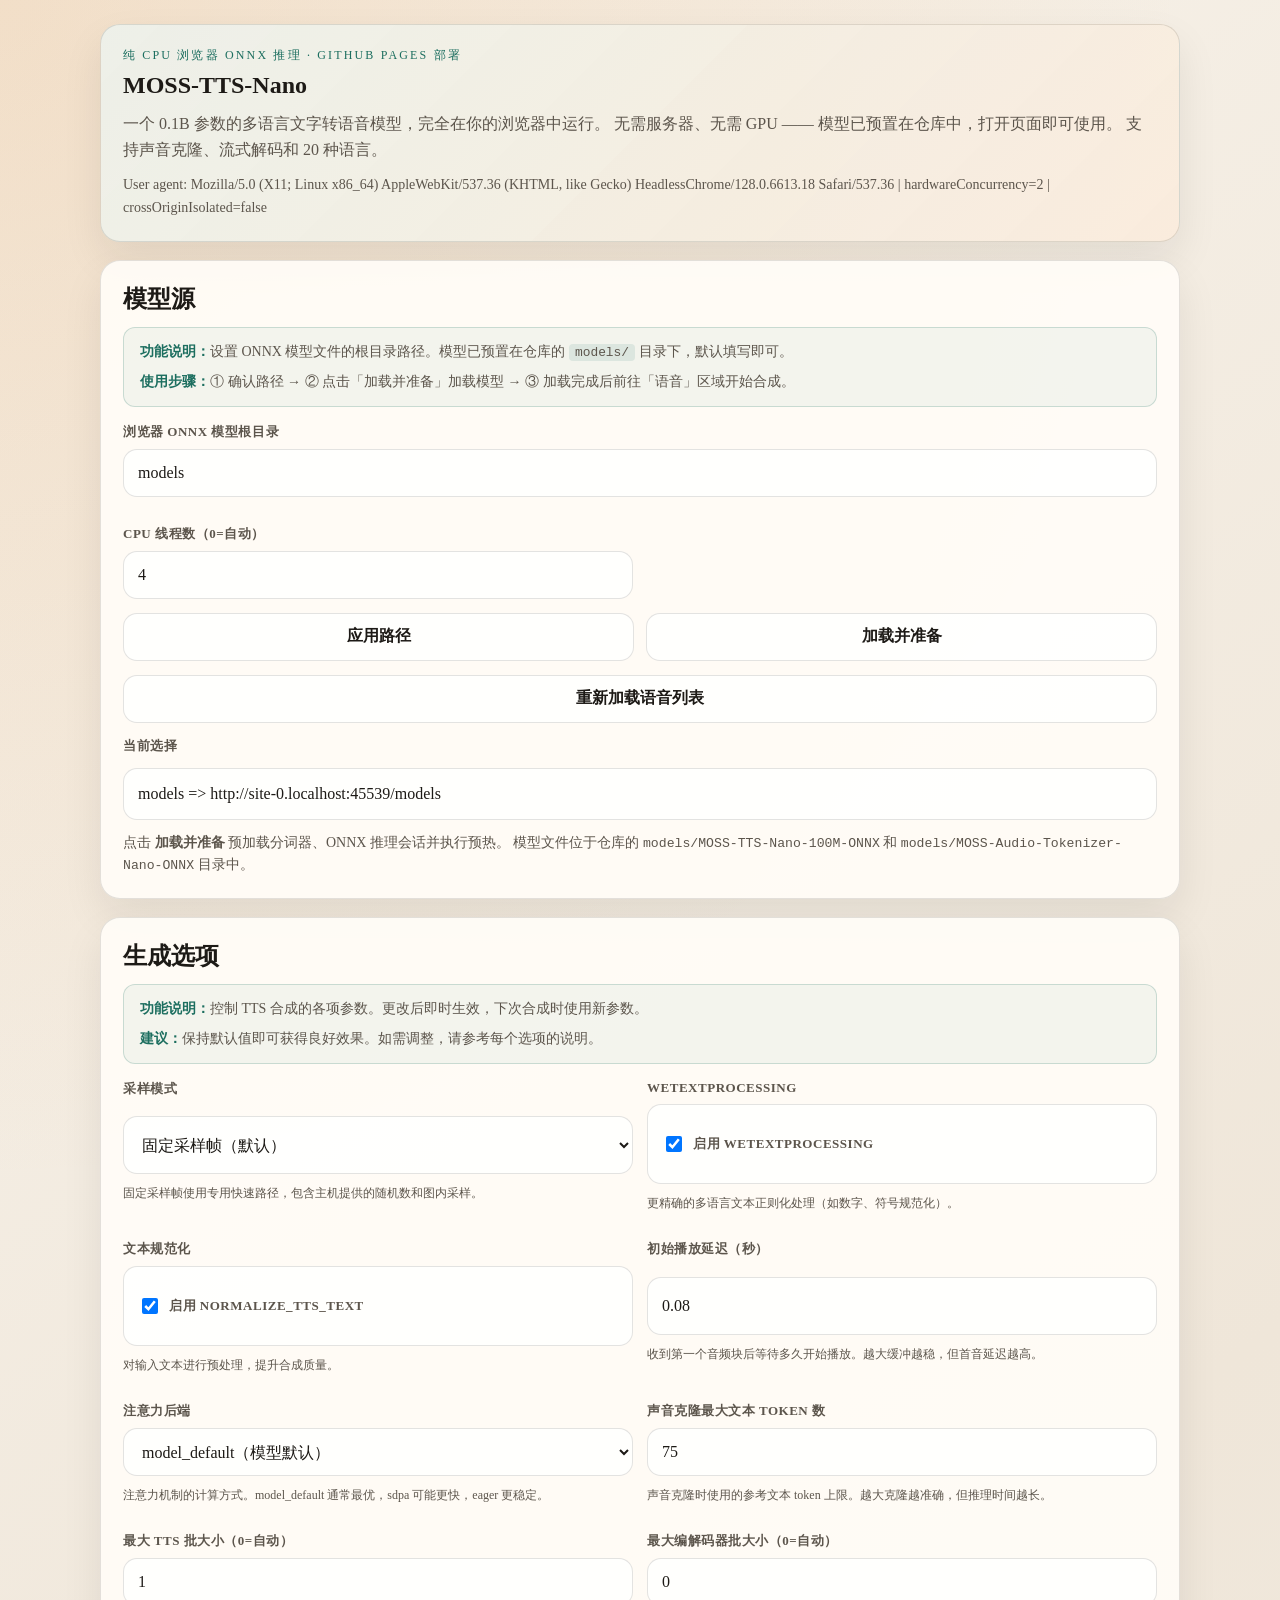
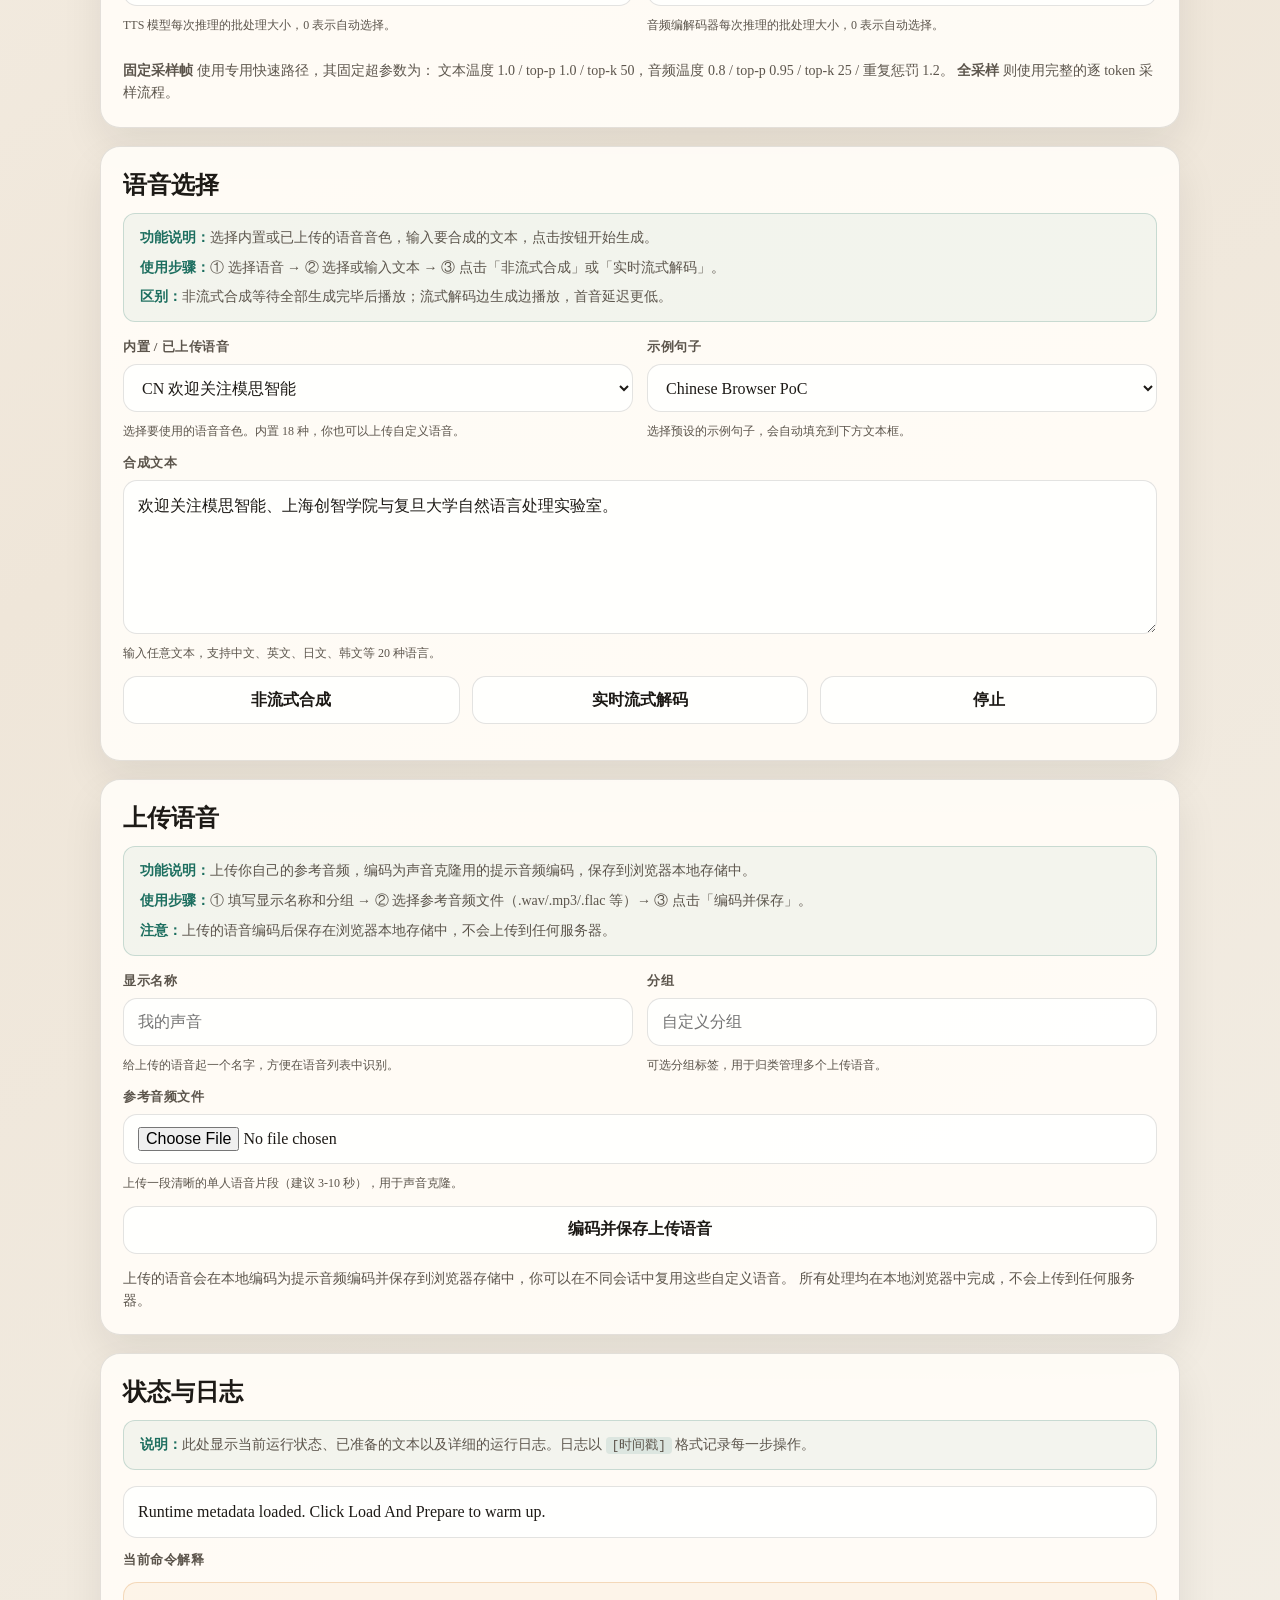
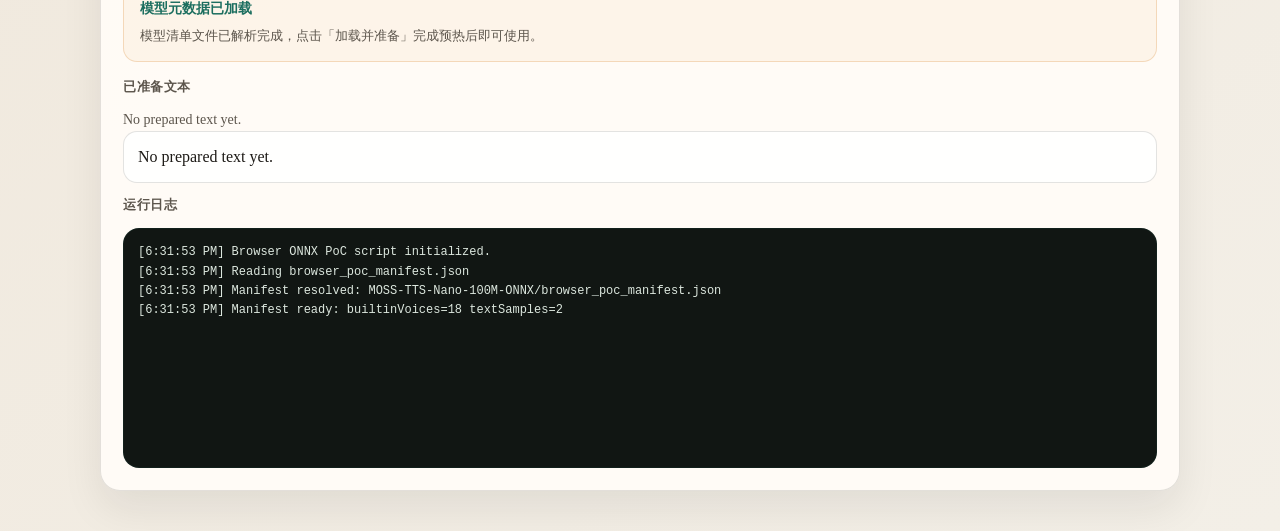
<file: index.html>
<!DOCTYPE html>
<html lang="zh-CN">
<head>
  <meta charset="UTF-8">
  <meta name="viewport" content="width=device-width, initial-scale=1.0">
  <title>MOSS-TTS-Nano · 浏览器文字转语音</title>
  <meta name="description" content="MOSS-TTS-Nano 0.1B 多语言 TTS 模型，完全在浏览器中运行，通过 ONNX Runtime Web 推理。无需服务器、无需 GPU，打开即用。">
  <link rel="icon" href="assets/mosi-logo.png" type="image/png">
  <link rel="stylesheet" href="app.css">
</head>
<body>
  <main class="layout">
    <!-- 页面标题 -->
    <section class="panel hero">
      <p class="eyebrow">纯 CPU 浏览器 ONNX 推理 · GitHub Pages 部署</p>
      <h1>MOSS-TTS-Nano</h1>
      <p class="lead">
        一个 0.1B 参数的多语言文字转语音模型，完全在你的浏览器中运行。
        无需服务器、无需 GPU —— 模型已预置在仓库中，打开页面即可使用。
        支持声音克隆、流式解码和 20 种语言。
      </p>
      <p id="browser-info" class="meta"></p>
    </section>

    <!-- 模型源 -->
    <section class="panel">
      <h2>模型源</h2>
      <div class="help-box">
        <p><strong>功能说明：</strong>设置 ONNX 模型文件的根目录路径。模型已预置在仓库的 <code>models/</code> 目录下，默认填写即可。</p>
        <p><strong>使用步骤：</strong>① 确认路径 → ② 点击「加载并准备」加载模型 → ③ 加载完成后前往「语音」区域开始合成。</p>
      </div>
      <div class="grid two-up">
        <label class="field wide">
          <span>浏览器 ONNX 模型根目录</span>
          <input
            id="model-dir-path"
            type="text"
            spellcheck="false"
            placeholder="models"
          >
        </label>
        <label class="field">
          <span>CPU 线程数（0=自动）</span>
          <input id="cpu-thread-count" type="number" min="0" step="1" value="4">
        </label>
      </div>
      <div class="actions">
        <button id="btn-use-model-path" type="button">应用路径</button>
        <button id="btn-load-poc-assets" type="button">加载并准备</button>
      </div>
      <div class="actions">
        <button id="btn-reload-voices" type="button">重新加载语音列表</button>
      </div>
      <p class="field-label">当前选择</p>
      <div id="model-dir-value" class="readonly">尚未选择路径。</div>
      <p class="meta">
        点击 <strong>加载并准备</strong> 预加载分词器、ONNX 推理会话并执行预热。
        模型文件位于仓库的 <code>models/MOSS-TTS-Nano-100M-ONNX</code> 和
        <code>models/MOSS-Audio-Tokenizer-Nano-ONNX</code> 目录中。
      </p>
    </section>

    <!-- 生成选项 -->
    <section class="panel">
      <h2>生成选项</h2>
      <div class="help-box">
        <p><strong>功能说明：</strong>控制 TTS 合成的各项参数。更改后即时生效，下次合成时使用新参数。</p>
        <p><strong>建议：</strong>保持默认值即可获得良好效果。如需调整，请参考每个选项的说明。</p>
      </div>
      <div class="grid two-up">
        <label class="field">
          <span>采样模式</span>
          <select id="sample-mode">
            <option value="fixed">固定采样帧（默认）</option>
            <option value="full">全采样</option>
          </select>
          <small class="field-hint">固定采样帧使用专用快速路径，包含主机提供的随机数和图内采样。</small>
        </label>
        <div class="field checkbox-field">
          <span>WeTextProcessing</span>
          <label class="checkbox-label checkbox-card" for="wetext-processing-enabled">
            <input id="wetext-processing-enabled" type="checkbox" checked>
            <span>启用 WeTextProcessing</span>
          </label>
          <small class="field-hint">更精确的多语言文本正则化处理（如数字、符号规范化）。</small>
        </div>
        <div class="field checkbox-field">
          <span>文本规范化</span>
          <label class="checkbox-label checkbox-card" for="normalize-tts-text-enabled">
            <input id="normalize-tts-text-enabled" type="checkbox" checked>
            <span>启用 normalize_tts_text</span>
          </label>
          <small class="field-hint">对输入文本进行预处理，提升合成质量。</small>
        </div>
        <label class="field">
          <span>初始播放延迟（秒）</span>
          <input id="initial-playback-delay" type="number" min="0" step="0.01" value="0.08">
          <small class="field-hint">收到第一个音频块后等待多久开始播放。越大缓冲越稳，但首音延迟越高。</small>
        </label>
        <label class="field">
          <span>注意力后端</span>
          <select id="attn-implementation">
            <option value="model_default">model_default（模型默认）</option>
            <option value="sdpa">sdpa（缩放点积注意力）</option>
            <option value="eager">eager（贪婪计算）</option>
          </select>
          <small class="field-hint">注意力机制的计算方式。model_default 通常最优，sdpa 可能更快，eager 更稳定。</small>
        </label>
        <label class="field">
          <span>声音克隆最大文本 Token 数</span>
          <input id="voice-clone-max-text-tokens" type="number" min="25" step="1" value="75">
          <small class="field-hint">声音克隆时使用的参考文本 token 上限。越大克隆越准确，但推理时间越长。</small>
        </label>
        <label class="field">
          <span>最大 TTS 批大小（0=自动）</span>
          <input id="tts-max-batch-size" type="number" min="0" step="1" value="1">
          <small class="field-hint">TTS 模型每次推理的批处理大小，0 表示自动选择。</small>
        </label>
        <label class="field">
          <span>最大编解码器批大小（0=自动）</span>
          <input id="codec-max-batch-size" type="number" min="0" step="1" value="0">
          <small class="field-hint">音频编解码器每次推理的批处理大小，0 表示自动选择。</small>
        </label>
      </div>
      <p class="meta">
        <strong>固定采样帧</strong> 使用专用快速路径，其固定超参数为：
        文本温度 1.0 / top-p 1.0 / top-k 50，音频温度 0.8 / top-p 0.95 / top-k 25 / 重复惩罚 1.2。
        <strong>全采样</strong> 则使用完整的逐 token 采样流程。
      </p>
    </section>

    <!-- 语音选择 -->
    <section class="panel">
      <h2>语音选择</h2>
      <div class="help-box">
        <p><strong>功能说明：</strong>选择内置或已上传的语音音色，输入要合成的文本，点击按钮开始生成。</p>
        <p><strong>使用步骤：</strong>① 选择语音 → ② 选择或输入文本 → ③ 点击「非流式合成」或「实时流式解码」。</p>
        <p><strong>区别：</strong>非流式合成等待全部生成完毕后播放；流式解码边生成边播放，首音延迟更低。</p>
      </div>
      <div class="grid two-up">
        <label class="field">
          <span>内置 / 已上传语音</span>
          <select id="voice-select"></select>
          <small class="field-hint">选择要使用的语音音色。内置 18 种，你也可以上传自定义语音。</small>
        </label>
        <label class="field">
          <span>示例句子</span>
          <select id="sample-select"></select>
          <small class="field-hint">选择预设的示例句子，会自动填充到下方文本框。</small>
        </label>
      </div>
      <label class="field">
        <span>合成文本</span>
        <textarea id="tts-text" rows="5" placeholder="请输入要合成的文本。支持多语言（中文、英文、日文等 20 种语言）。"></textarea>
        <small class="field-hint">输入任意文本，支持中文、英文、日文、韩文等 20 种语言。</small>
      </label>
      <div class="actions">
        <button id="btn-run-non-streaming" type="button" disabled>非流式合成</button>
        <button id="btn-run-streaming" type="button" disabled>实时流式解码</button>
        <button id="btn-stop-playback" type="button">停止</button>
      </div>
    </section>

    <!-- 上传语音 -->
    <section class="panel">
      <h2>上传语音</h2>
      <div class="help-box">
        <p><strong>功能说明：</strong>上传你自己的参考音频，编码为声音克隆用的提示音频编码，保存到浏览器本地存储中。</p>
        <p><strong>使用步骤：</strong>① 填写显示名称和分组 → ② 选择参考音频文件（.wav/.mp3/.flac 等）→ ③ 点击「编码并保存」。</p>
        <p><strong>注意：</strong>上传的语音编码后保存在浏览器本地存储中，不会上传到任何服务器。</p>
      </div>
      <div class="grid two-up">
        <label class="field">
          <span>显示名称</span>
          <input id="uploaded-voice-name" type="text" maxlength="80" placeholder="我的声音">
          <small class="field-hint">给上传的语音起一个名字，方便在语音列表中识别。</small>
        </label>
        <label class="field">
          <span>分组</span>
          <input id="uploaded-voice-group" type="text" maxlength="80" placeholder="自定义分组">
          <small class="field-hint">可选分组标签，用于归类管理多个上传语音。</small>
        </label>
      </div>
      <label class="field">
        <span>参考音频文件</span>
        <input id="uploaded-voice-file" type="file" accept=".wav,.mp3,.flac,.ogg,.m4a,audio/*">
        <small class="field-hint">上传一段清晰的单人语音片段（建议 3-10 秒），用于声音克隆。</small>
      </label>
      <div class="actions">
        <button id="btn-save-uploaded-voice" type="button">编码并保存上传语音</button>
      </div>
      <p class="meta">
        上传的语音会在本地编码为提示音频编码并保存到浏览器存储中，你可以在不同会话中复用这些自定义语音。
        所有处理均在本地浏览器中完成，不会上传到任何服务器。
      </p>
    </section>

    <!-- 状态与日志 -->
    <section class="panel">
      <h2>状态与日志</h2>
      <div class="help-box">
        <p><strong>说明：</strong>此处显示当前运行状态、已准备的文本以及详细的运行日志。日志以 <code>[时间戳]</code> 格式记录每一步操作。</p>
      </div>
      <div id="status-value" class="readonly"></div>
      <p class="field-label">当前命令解释</p>
      <div id="status-explanation" class="explanation-box">
        <p>等待操作…</p>
        <p class="explanation-detail">页面已就绪，请先在「模型源」区域点击「加载并准备」来加载模型。</p>
      </div>
      <p class="field-label">已准备文本</p>
      <div id="prepared-text-meta" class="meta">尚未准备文本。</div>
      <div id="prepared-text-value" class="readonly">尚未准备文本。</div>
      <p class="field-label">运行日志</p>
      <pre id="log-output" class="log-output"></pre>
    </section>
  </main>

  <!-- 跨域隔离 Service Worker（启用多线程 WASM） -->
  <script src="coi-serviceworker.js"></script>
  <!-- Chrome 扩展 API 垫片（runtime.getURL / storage.local） -->
  <script src="chrome-shim.js"></script>
  <!-- 浏览器模型存储（定义 NanoReaderBrowserModelStore） -->
  <script src="model_store.js"></script>
  <!-- 主应用打包文件（ES 模块） -->
  <script type="module" src="app.js"></script>
</body>
</html>
</file>
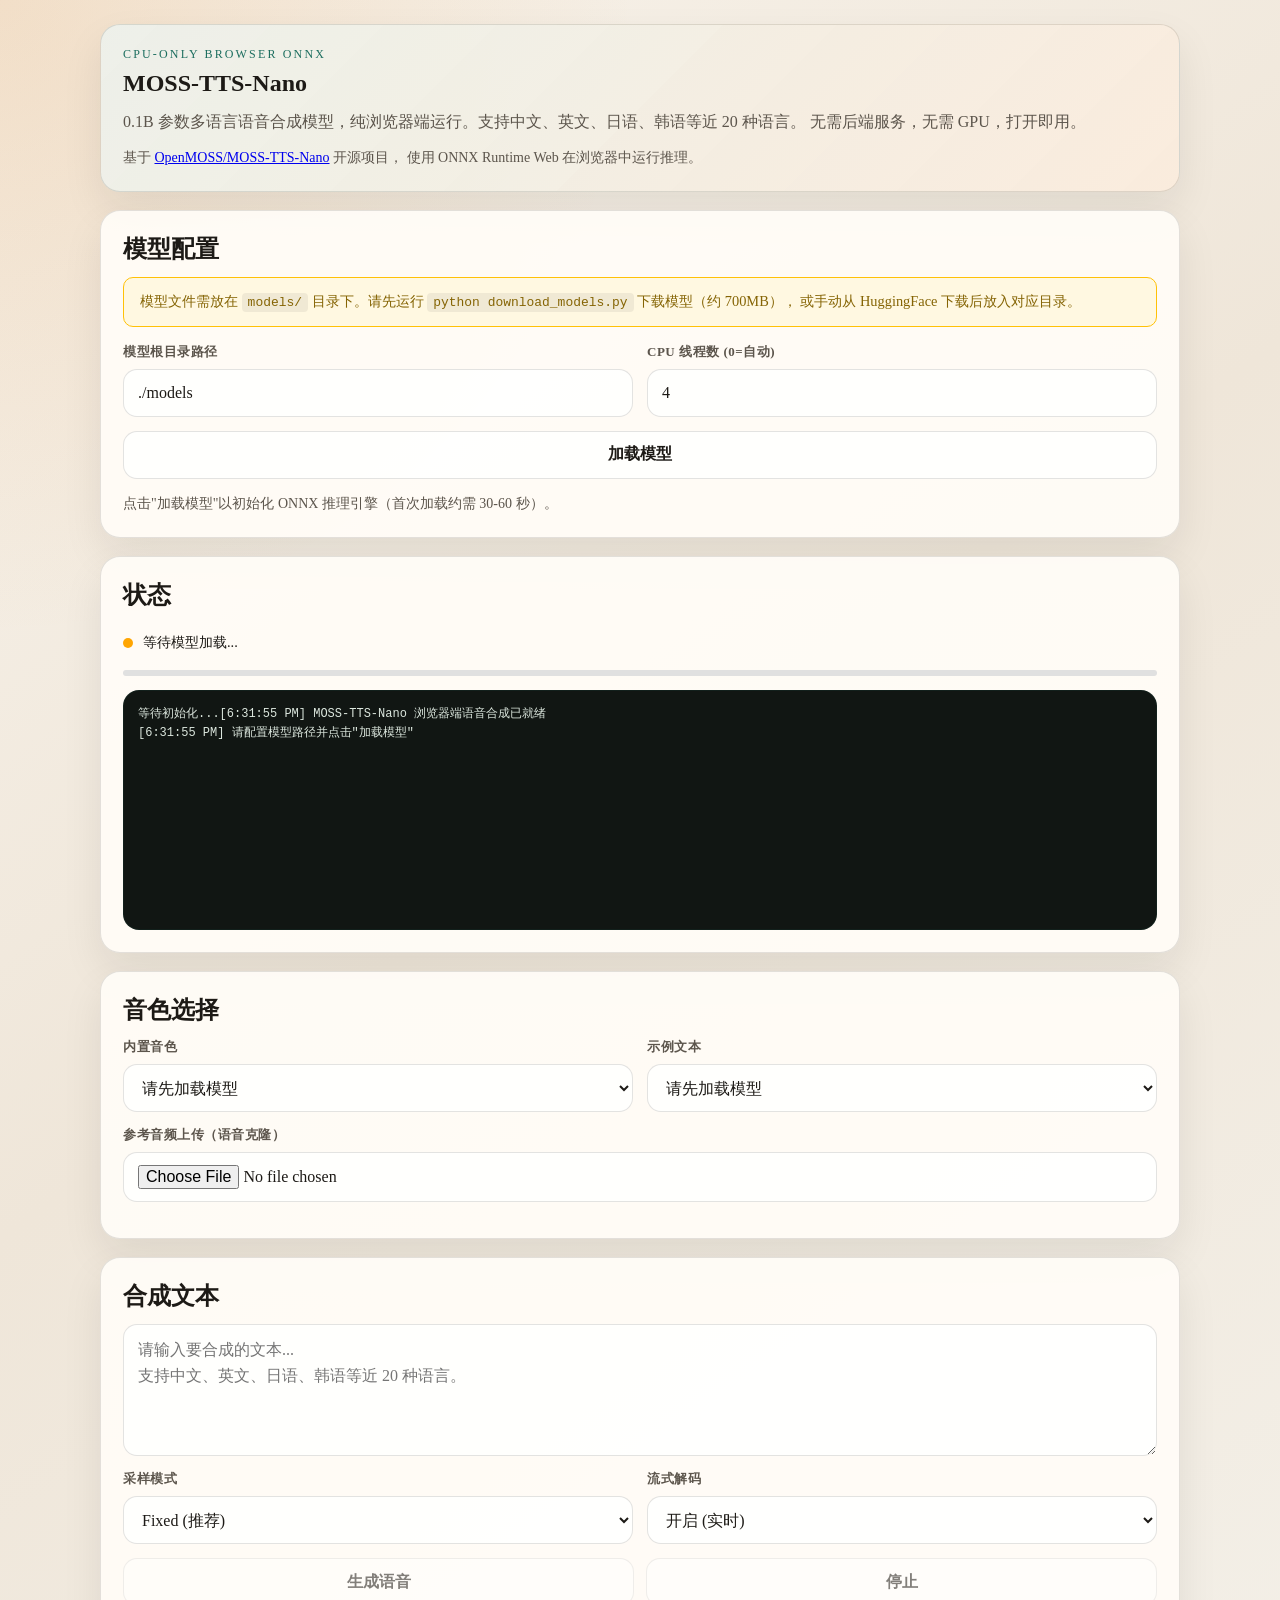
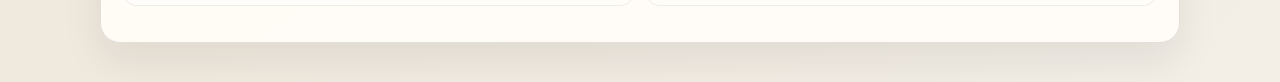
<file: moss-tts-nano-web/index.html>
<!DOCTYPE html>
<html lang="zh-CN">
<head>
  <meta charset="UTF-8">
  <meta name="viewport" content="width=device-width, initial-scale=1.0">
  <title>MOSS-TTS-Nano - 浏览器端语音合成</title>
  <link rel="stylesheet" href="css/style.css">
  <!-- COI Service Worker: enables SharedArrayBuffer on GitHub Pages -->
  <script>
  (function() {
    if (window.crossOriginIsolated) return;
    if (!navigator.serviceWorker) return;
    var RELOAD_KEY = 'coi-sw-reloaded';
    if (sessionStorage.getItem(RELOAD_KEY)) {
      sessionStorage.removeItem(RELOAD_KEY);
      console.log('[COI] Service worker active, page reloaded with crossOriginIsolated');
      return;
    }
    navigator.serviceWorker.register('./sw.js').then(function(reg) {
      console.log('[COI] Service worker registered. Reloading page...');
      sessionStorage.setItem(RELOAD_KEY, '1');
      setTimeout(function() { location.reload(); }, 200);
    }).catch(function(err) {
      console.warn('[COI] Service worker registration failed:', err);
      console.warn('[COI] ONNX Runtime will run in single-threaded mode (slower)');
    });
  })();
  </script>
  <style>
    /* Additional styles for the standalone web app */
    .status-bar {
      display: flex;
      align-items: center;
      gap: 10px;
      padding: 10px 0;
      font-size: 0.9em;
    }
    .status-dot {
      width: 10px; height: 10px;
      border-radius: 50%;
      background: #ccc;
      flex-shrink: 0;
    }
    .status-dot.ready { background: #2ed573; }
    .status-dot.loading { background: #ffa502; animation: pulse 1s infinite; }
    .status-dot.error { background: #ff4757; }
    .status-dot.generating { background: #667eea; animation: pulse 0.5s infinite; }
    @keyframes pulse {
      0%, 100% { opacity: 1; }
      50% { opacity: 0.4; }
    }
    .progress-bar {
      width: 100%; height: 6px;
      background: #e0e0e0;
      border-radius: 3px;
      overflow: hidden;
      margin: 8px 0;
    }
    .progress-fill {
      height: 100%;
      background: linear-gradient(135deg, #1c6e5f, #d68229);
      border-radius: 3px;
      transition: width 0.3s;
      width: 0%;
    }
    .model-hint {
      background: #fff8e1;
      border: 1px solid #ffc107;
      border-radius: 10px;
      padding: 12px 16px;
      font-size: 0.9em;
      color: #856404;
      margin-bottom: 16px;
      line-height: 1.6;
    }
    .model-hint code {
      background: rgba(0,0,0,0.06);
      padding: 2px 6px;
      border-radius: 4px;
      font-size: 0.9em;
    }
    #audio-panel audio {
      width: 100%;
      margin-top: 8px;
    }
  </style>
</head>
<body>
  <main class="layout">
    <!-- Hero -->
    <section class="panel hero">
      <p class="eyebrow">CPU-only Browser ONNX</p>
      <h1>MOSS-TTS-Nano</h1>
      <p class="lead">
        0.1B 参数多语言语音合成模型，纯浏览器端运行。支持中文、英文、日语、韩语等近 20 种语言。
        无需后端服务，无需 GPU，打开即用。
      </p>
      <p class="meta">
        基于 <a href="https://github.com/OpenMOSS/MOSS-TTS-Nano" target="_blank">OpenMOSS/MOSS-TTS-Nano</a> 开源项目，
        使用 ONNX Runtime Web 在浏览器中运行推理。
      </p>
    </section>

    <!-- Model Setup -->
    <section class="panel">
      <h2>模型配置</h2>
      <div class="model-hint">
        模型文件需放在 <code>models/</code> 目录下。请先运行 <code>python download_models.py</code> 下载模型（约 700MB），
        或手动从 HuggingFace 下载后放入对应目录。
      </div>
      <div class="grid two-up">
        <label class="field">
          <span>模型根目录路径</span>
          <input id="model-path" type="text" value="./models" placeholder="./models">
        </label>
        <label class="field">
          <span>CPU 线程数 (0=自动)</span>
          <input id="cpu-threads" type="number" min="0" max="16" value="4" step="1">
        </label>
      </div>
      <div class="actions">
        <button id="btn-load-model" type="button" disabled>加载模型</button>
      </div>
      <p class="meta">点击"加载模型"以初始化 ONNX 推理引擎（首次加载约需 30-60 秒）。</p>
    </section>

    <!-- Status -->
    <section class="panel">
      <h2>状态</h2>
      <div class="status-bar">
        <div id="status-dot" class="status-dot"></div>
        <span id="status-text">等待模型加载...</span>
      </div>
      <div class="progress-bar"><div id="progress-fill" class="progress-fill"></div></div>
      <pre id="log-output" class="log-output">等待初始化...</pre>
    </section>

    <!-- Voice Selection -->
    <section class="panel">
      <h2>音色选择</h2>
      <div class="grid two-up">
        <label class="field">
          <span>内置音色</span>
          <select id="voice-select">
            <option value="">请先加载模型</option>
          </select>
        </label>
        <label class="field">
          <span>示例文本</span>
          <select id="sample-select">
            <option value="">请先加载模型</option>
          </select>
        </label>
      </div>
      <label class="field">
        <span>参考音频上传（语音克隆）</span>
        <input id="voice-file" type="file" accept=".wav,.mp3,.flac,.ogg,.m4a,audio/*">
      </label>
    </section>

    <!-- Text Input -->
    <section class="panel">
      <h2>合成文本</h2>
      <label class="field">
        <textarea id="tts-text" rows="4" placeholder="请输入要合成的文本...&#10;支持中文、英文、日语、韩语等近 20 种语言。"></textarea>
      </label>
      <div class="grid two-up">
        <label class="field">
          <span>采样模式</span>
          <select id="sample-mode">
            <option value="fixed">Fixed (推荐)</option>
            <option value="full">Full</option>
          </select>
        </label>
        <label class="field">
          <span>流式解码</span>
          <select id="streaming">
            <option value="true">开启 (实时)</option>
            <option value="false">关闭 (完整)</option>
          </select>
        </label>
      </div>
      <div class="actions">
        <button id="btn-generate" type="button" disabled>生成语音</button>
        <button id="btn-stop" type="button" disabled>停止</button>
      </div>
    </section>

    <!-- Audio Player -->
    <section class="panel" id="audio-panel" style="display:none;">
      <h2>音频播放</h2>
      <audio id="audio-player" controls></audio>
    </section>
  </main>

  <script type="module" src="js/app.js"></script>
</body>
</html>
</file>
<file: app.css>
:root {
  --bg: #f4efe7;
  --panel: rgba(255, 252, 247, 0.94);
  --ink: #1d1a16;
  --muted: #5c554c;
  --accent: #1c6e5f;
  --accent-2: #d68229;
  --border: rgba(29, 26, 22, 0.12);
  --shadow: 0 18px 40px rgba(29, 26, 22, 0.08);
}

* {
  box-sizing: border-box;
}

body {
  margin: 0;
  min-height: 100vh;
  font-family: Georgia, "Times New Roman", serif;
  color: var(--ink);
  background:
    radial-gradient(circle at top left, rgba(214, 130, 41, 0.18), transparent 30%),
    linear-gradient(145deg, #f8f3eb 0%, #efe6d9 48%, #f3efe7 100%);
}

.layout {
  width: min(1080px, calc(100% - 32px));
  margin: 24px auto 40px;
  display: grid;
  gap: 18px;
}

.panel {
  padding: 22px;
  border: 1px solid var(--border);
  border-radius: 20px;
  background: var(--panel);
  box-shadow: var(--shadow);
}

.hero {
  background:
    linear-gradient(135deg, rgba(28, 110, 95, 0.08), rgba(214, 130, 41, 0.12)),
    var(--panel);
}

.eyebrow {
  margin: 0 0 8px;
  font-size: 12px;
  letter-spacing: 0.18em;
  text-transform: uppercase;
  color: var(--accent);
}

h1,
h2 {
  margin: 0 0 12px;
}

.lead,
.meta {
  margin: 0;
  color: var(--muted);
  line-height: 1.6;
}

.meta {
  margin-top: 12px;
  font-size: 14px;
}

.grid {
  display: grid;
  gap: 14px;
}

.two-up {
  grid-template-columns: repeat(2, minmax(0, 1fr));
}

.field {
  display: grid;
  gap: 8px;
  margin-bottom: 14px;
}

.field.wide {
  grid-column: 1 / -1;
}

.field span,
.field-label {
  font-size: 13px;
  font-weight: 700;
  letter-spacing: 0.04em;
  text-transform: uppercase;
  color: var(--muted);
}

input,
select,
textarea,
button,
.readonly {
  width: 100%;
  border-radius: 14px;
  border: 1px solid var(--border);
  background: rgba(255, 255, 255, 0.82);
  color: var(--ink);
  font: inherit;
}

input,
select,
textarea,
.readonly {
  min-height: 48px;
  padding: 12px 14px;
}

textarea {
  min-height: 132px;
  resize: vertical;
  line-height: 1.6;
}

button {
  min-height: 48px;
  padding: 12px 16px;
  font-weight: 700;
  cursor: pointer;
  transition: transform 0.18s ease, border-color 0.18s ease, background-color 0.18s ease;
}

button:hover:not(:disabled) {
  transform: translateY(-1px);
  border-color: rgba(28, 110, 95, 0.42);
}

button:disabled {
  cursor: not-allowed;
  opacity: 0.55;
}

.actions {
  display: flex;
  flex-wrap: wrap;
  gap: 12px;
  margin-bottom: 14px;
}

.actions button {
  flex: 1 1 220px;
}

.checkbox-label {
  display: inline-flex;
  align-items: center;
  gap: 8px;
  margin: 0;
  color: var(--ink);
  font-weight: 700;
  letter-spacing: 0.04em;
  text-transform: uppercase;
}

.checkbox-label input[type="checkbox"] {
  width: 16px;
  height: 16px;
}

.checkbox-field {
  align-content: start;
}

.checkbox-card {
  width: 100%;
  min-height: 48px;
  padding: 12px 14px;
  border: 1px solid var(--border);
  border-radius: 14px;
  background: rgba(255, 255, 255, 0.82);
}

.readonly {
  display: flex;
  align-items: center;
  min-height: 52px;
}

/* ========== 帮助提示框 ========== */
.help-box {
  margin-bottom: 16px;
  padding: 12px 16px;
  border-radius: 12px;
  border: 1px solid rgba(28, 110, 95, 0.2);
  background: rgba(28, 110, 95, 0.05);
  font-size: 14px;
  line-height: 1.7;
  color: var(--muted);
}

.help-box p {
  margin: 0 0 6px;
}

.help-box p:last-child {
  margin-bottom: 0;
}

.help-box strong {
  color: var(--accent);
}

.help-box code {
  font-size: 0.92em;
  background: rgba(28, 110, 95, 0.1);
  padding: 1px 6px;
  border-radius: 4px;
}

/* ========== 字段提示 ========== */
.field-hint {
  display: block;
  font-size: 12px;
  color: var(--muted);
  line-height: 1.5;
  margin-top: 2px;
  text-transform: none;
  font-weight: 400;
  letter-spacing: 0;
}

/* ========== 状态解释框 ========== */
.explanation-box {
  margin-bottom: 16px;
  padding: 14px 16px;
  border-radius: 14px;
  border: 1px solid rgba(214, 130, 41, 0.25);
  background: rgba(214, 130, 41, 0.06);
  font-size: 14px;
  line-height: 1.7;
  color: var(--ink);
  transition: border-color 0.3s ease, background-color 0.3s ease;
}

.explanation-box p {
  margin: 0 0 4px;
}

.explanation-box p:last-child {
  margin-bottom: 0;
}

.explanation-box .explanation-summary {
  font-weight: 700;
  color: var(--accent);
}

.explanation-box .explanation-detail {
  font-size: 13px;
  color: var(--muted);
}

.explanation-box.error {
  border-color: rgba(200, 50, 50, 0.35);
  background: rgba(200, 50, 50, 0.06);
}

.explanation-box.error .explanation-summary {
  color: #c83232;
}

/* ========== 日志输出（黑框） ========== */
.log-output {
  min-height: 240px;
  max-height: 480px;
  margin: 14px 0 0;
  padding: 14px;
  overflow: auto;
  white-space: pre-wrap;
  word-break: break-all;
  overflow-wrap: break-word;
  border-radius: 16px;
  border: 1px solid rgba(28, 110, 95, 0.12);
  background: #111613;
  color: #dce7de;
  font-family: "Cascadia Code", Consolas, monospace;
  font-size: 12px;
  line-height: 1.6;
}

/* 自定义滚动条样式（WebKit 浏览器） */
.log-output::-webkit-scrollbar {
  width: 8px;
  height: 8px;
}

.log-output::-webkit-scrollbar-track {
  background: rgba(220, 231, 222, 0.05);
  border-radius: 4px;
}

.log-output::-webkit-scrollbar-thumb {
  background: rgba(220, 231, 222, 0.25);
  border-radius: 4px;
}

.log-output::-webkit-scrollbar-thumb:hover {
  background: rgba(220, 231, 222, 0.4);
}

/* Firefox 滚动条样式 */
.log-output {
  scrollbar-width: thin;
  scrollbar-color: rgba(220, 231, 222, 0.25) rgba(220, 231, 222, 0.05);
}

code {
  font-family: "Cascadia Code", Consolas, monospace;
  font-size: 0.94em;
}

@media (max-width: 720px) {
  .layout {
    width: min(100%, calc(100% - 20px));
    margin-top: 16px;
  }

  .panel {
    padding: 18px;
  }

  .two-up {
    grid-template-columns: 1fr;
  }
}
</file>
<file: moss-tts-nano-web/css/style.css>
:root {
  --bg: #f4efe7;
  --panel: rgba(255, 252, 247, 0.94);
  --ink: #1d1a16;
  --muted: #5c554c;
  --accent: #1c6e5f;
  --accent-2: #d68229;
  --border: rgba(29, 26, 22, 0.12);
  --shadow: 0 18px 40px rgba(29, 26, 22, 0.08);
}

* {
  box-sizing: border-box;
}

body {
  margin: 0;
  min-height: 100vh;
  font-family: Georgia, "Times New Roman", serif;
  color: var(--ink);
  background:
    radial-gradient(circle at top left, rgba(214, 130, 41, 0.18), transparent 30%),
    linear-gradient(145deg, #f8f3eb 0%, #efe6d9 48%, #f3efe7 100%);
}

.layout {
  width: min(1080px, calc(100% - 32px));
  margin: 24px auto 40px;
  display: grid;
  gap: 18px;
}

.panel {
  padding: 22px;
  border: 1px solid var(--border);
  border-radius: 20px;
  background: var(--panel);
  box-shadow: var(--shadow);
}

.hero {
  background:
    linear-gradient(135deg, rgba(28, 110, 95, 0.08), rgba(214, 130, 41, 0.12)),
    var(--panel);
}

.eyebrow {
  margin: 0 0 8px;
  font-size: 12px;
  letter-spacing: 0.18em;
  text-transform: uppercase;
  color: var(--accent);
}

h1,
h2 {
  margin: 0 0 12px;
}

.lead,
.meta {
  margin: 0;
  color: var(--muted);
  line-height: 1.6;
}

.meta {
  margin-top: 12px;
  font-size: 14px;
}

.grid {
  display: grid;
  gap: 14px;
}

.two-up {
  grid-template-columns: repeat(2, minmax(0, 1fr));
}

.field {
  display: grid;
  gap: 8px;
  margin-bottom: 14px;
}

.field.wide {
  grid-column: 1 / -1;
}

.field span,
.field-label {
  font-size: 13px;
  font-weight: 700;
  letter-spacing: 0.04em;
  text-transform: uppercase;
  color: var(--muted);
}

input,
select,
textarea,
button,
.readonly {
  width: 100%;
  border-radius: 14px;
  border: 1px solid var(--border);
  background: rgba(255, 255, 255, 0.82);
  color: var(--ink);
  font: inherit;
}

input,
select,
textarea,
.readonly {
  min-height: 48px;
  padding: 12px 14px;
}

textarea {
  min-height: 132px;
  resize: vertical;
  line-height: 1.6;
}

button {
  min-height: 48px;
  padding: 12px 16px;
  font-weight: 700;
  cursor: pointer;
  transition: transform 0.18s ease, border-color 0.18s ease, background-color 0.18s ease;
}

button:hover:not(:disabled) {
  transform: translateY(-1px);
  border-color: rgba(28, 110, 95, 0.42);
}

button:disabled {
  cursor: not-allowed;
  opacity: 0.55;
}

.actions {
  display: flex;
  flex-wrap: wrap;
  gap: 12px;
  margin-bottom: 14px;
}

.actions button {
  flex: 1 1 220px;
}

.checkbox-label {
  display: inline-flex;
  align-items: center;
  gap: 8px;
  margin: 0;
  color: var(--ink);
  font-weight: 700;
  letter-spacing: 0.04em;
  text-transform: uppercase;
}

.checkbox-label input[type="checkbox"] {
  width: 16px;
  height: 16px;
}

.checkbox-field {
  align-content: start;
}

.checkbox-card {
  width: 100%;
  min-height: 48px;
  padding: 12px 14px;
  border: 1px solid var(--border);
  border-radius: 14px;
  background: rgba(255, 255, 255, 0.82);
}

.readonly {
  display: flex;
  align-items: center;
  min-height: 52px;
}

.log-output {
  min-height: 240px;
  margin: 14px 0 0;
  padding: 14px;
  overflow: auto;
  border-radius: 16px;
  border: 1px solid rgba(28, 110, 95, 0.12);
  background: #111613;
  color: #dce7de;
  font-family: "Cascadia Code", Consolas, monospace;
  font-size: 12px;
  line-height: 1.6;
}

code {
  font-family: "Cascadia Code", Consolas, monospace;
  font-size: 0.94em;
}

@media (max-width: 720px) {
  .layout {
    width: min(100%, calc(100% - 20px));
    margin-top: 16px;
  }

  .panel {
    padding: 18px;
  }

  .two-up {
    grid-template-columns: 1fr;
  }
}
</file>
